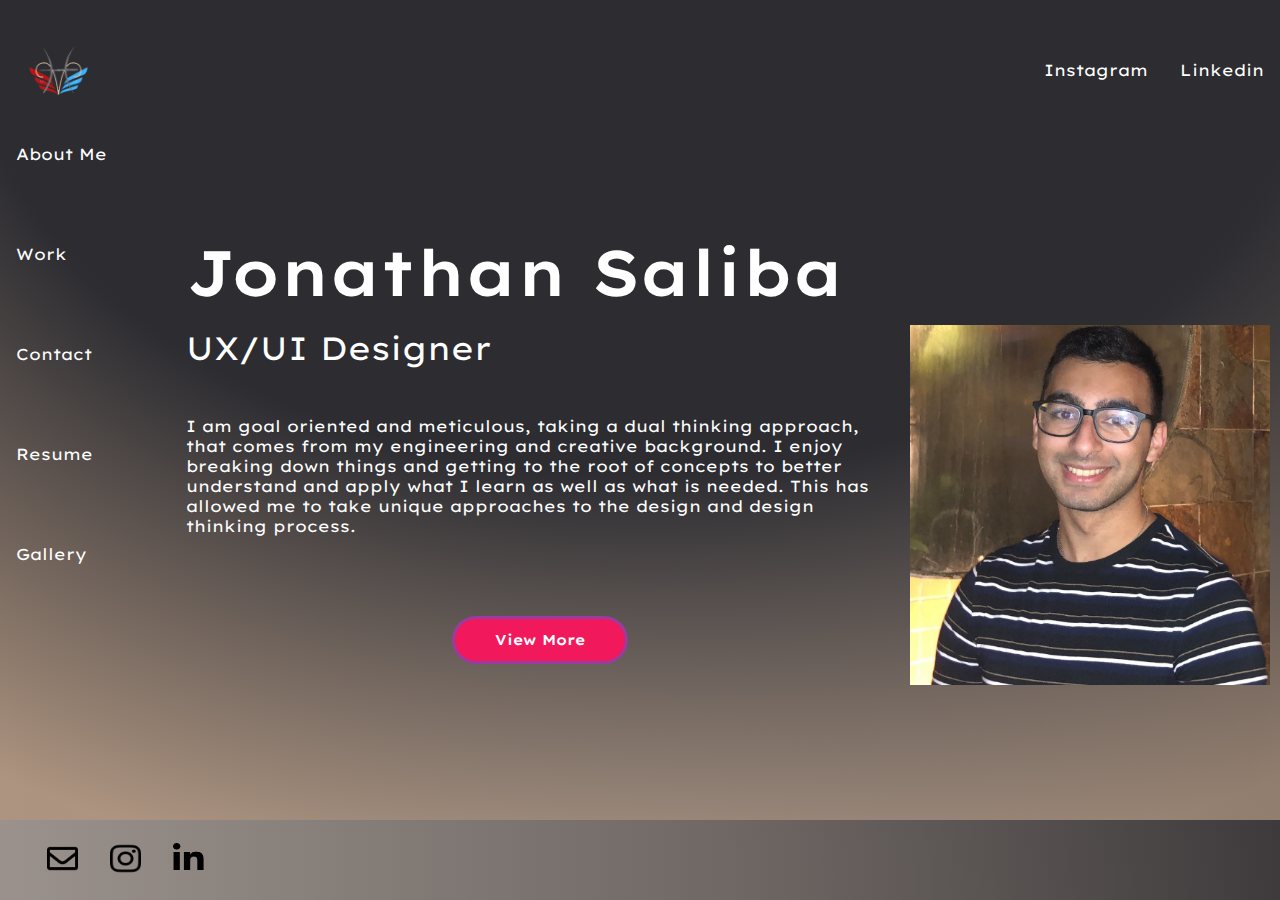
<file: index.html>
<!DOCTYPE html>
<html>
    <head>
        <title>Jonathan's Portfolio</title>
        <link rel="stylesheet" href="css/style.css">
        <link rel="stylesheet" href="css/index.css">
        <link rel="preconnect" href="https://fonts.googleapis.com"> 
        <link rel="preconnect" href="https://fonts.gstatic.com" crossorigin> 
        <link href="https://fonts.googleapis.com/css2?family=Lexend+Exa:wght@600&display=swap" rel="stylesheet">

    </head>
    <body class="container fullheightgrow">
        <header class="mainheader">
             <a href="" class="logo">
                    <img src="images/logoT.png">
                </a>
                <div class="horznav">
                    <ul>
                        <li><a href="https://www.instagram.com/raiajms/?hl=en">Instagram</a></li>
                        <li><a href="https://www.linkedin.com/in/jonathan-saliba-5987ba149/">Linkedin</a></li>
                    </ul>
                </div>
        </header>
            <nav class="vertnav">
                    <ul>
                        <li><a href="index.html">About Me</a></li>
                        <li><a href="work.html">Work</a></li>
                        <!-- <li><a href="myskills.html">My Skills</a></li> -->
                        <li><a href="">Contact</a></li>
                        <li><a href="">Resume</a></li>
                        <li><a href="">Gallery</a></li>
                    </ul>
            </nav>
            <section class="hero">
                <div class="aboutme">
                    <h1 class="title">Jonathan Saliba</h1>
                    <span class="subtitle">UX/UI Designer</span>
                    <p>I am goal oriented and meticulous, taking a dual thinking approach, that comes from my engineering and creative background. 

                        I enjoy breaking down things and getting to the root of concepts to better understand and apply what I learn as well as what is needed.
                        
                        This has allowed me to take unique approaches to the design and design thinking process.
                    </p>
                    <a href="" class="btn">View More</a>
                </div>
                <div class="imgwrapper">
                    <div class="heroimg">

                    </div>
                    <!-- <Img src="images/headshot.png"> -->
                        <!-- <p>Key Skills</p> -->
                </div>
            </section>
            <footer class="mainfooter">
                <nav class="footernav">
                    <ul>
                        <li>
                            <a href="mailto:jonathan.saliba@ontariotechu.net" class="sociallink">
                                <img src="images/emaillogo.png">
                            </a>
                        </li>
                        <li>
                            <a href="https://www.instagram.com/raiajms/?hl=en" class="sociallink">
                                <img src="images/instalogo.png">
                            </a>
                            <li>
                                <a href="https://www.linkedin.com/in/jonathan-saliba-5987ba149/" class="sociallink">
                                    <img src="images/linkedinlogo.png">
                                </a>
                            </li>
                        </li>
                    </ul>
                </nav>
            </footer>
    </body>

</html>
</file>
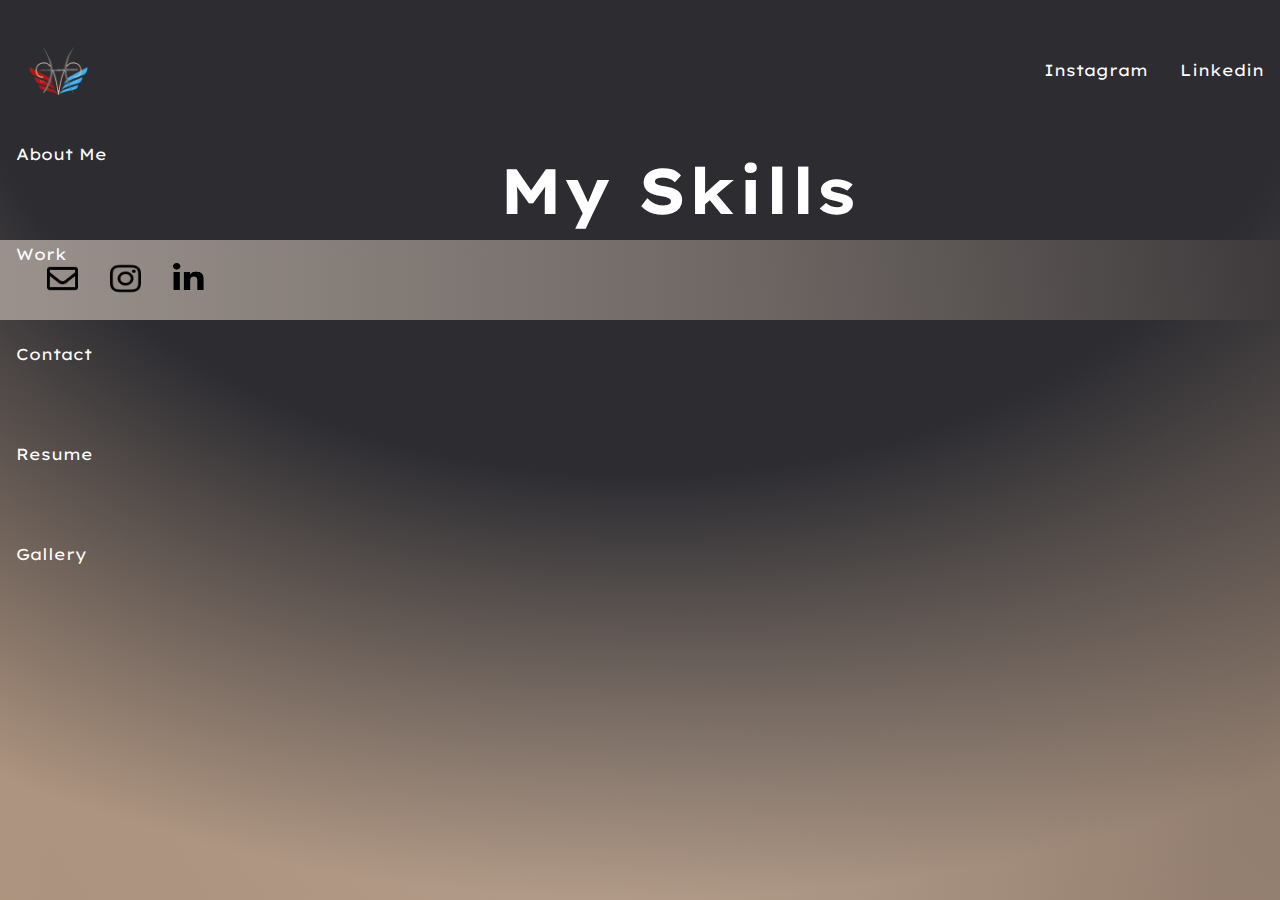
<file: myskills.html>
<html>
    <head>
        <title>Jonathan's Skills</title>
        <link rel="stylesheet" href="css/style.css">
        <link rel="stylesheet" href="css/skills.css">
        <link rel="preconnect" href="https://fonts.googleapis.com"> 
        <link rel="preconnect" href="https://fonts.gstatic.com" crossorigin> 
        <link href="https://fonts.googleapis.com/css2?family=Lexend+Exa:wght@600&display=swap" rel="stylesheet">

    </head>
    <body class="container fullheightgrow">
        <header class="mainheader">
             <a href="" class="logo">
                    <img src="images/logoT.png">
                </a>
                <div class="horznav">
                    <ul>
                        <li><a href="https://www.instagram.com/raiajms/?hl=en">Instagram</a></li>
                        <li><a href="https://www.linkedin.com/in/jonathan-saliba-5987ba149/">Linkedin</a></li>
                    </ul>
                </div>
        </header>
            <nav class="vertnav">
                    <ul>
                        <li><a href="index.html">About Me</a></li>
                        <li><a href="work.html">Work</a></li>
                        <!-- <li><a href="myskills.html">My Skills</a></li> -->
                        <li><a href="">Contact</a></li>
                        <li><a href="">Resume</a></li>
                        <li><a href="">Gallery</a></li>
                    </ul>
            </nav>
            <section class="mySkills">
                <h1>My Skills</h1>
            </section>
            <footer class="mainfooter">
                <nav class="footernav">
                    <ul>
                        <li>
                            <a href="mailto:jonathan.saliba@ontariotechu.net" class="sociallink">
                                <img src="images/emaillogo.png">
                            </a>
                        </li>
                        <li>
                            <a href="https://www.instagram.com/raiajms/?hl=en" class="sociallink">
                                <img src="images/instalogo.png">
                            </a>
                            <li>
                                <a href="https://www.linkedin.com/in/jonathan-saliba-5987ba149/" class="sociallink">
                                    <img src="images/linkedinlogo.png">
                                </a>
                            </li>
                        </li>
                    </ul>
                </nav>
            </footer>
        </body>
    </html>
</file>
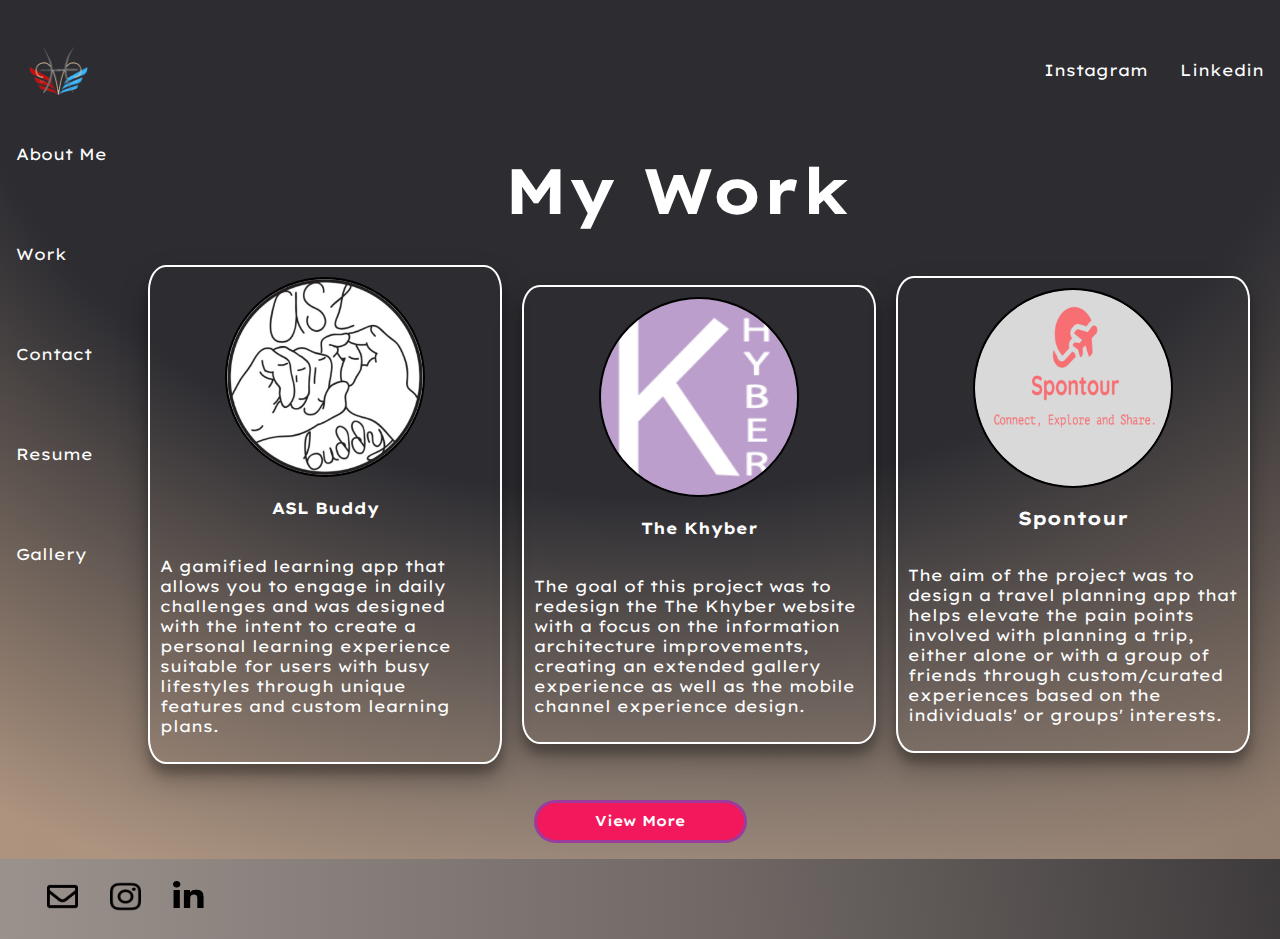
<file: work.html>
<html>
    <head>
        <title>Jonathan's Work</title>
        <link rel="stylesheet" href="css/style.css">
        <link rel="stylesheet" href="css/work.css">
        <link rel="preconnect" href="https://fonts.googleapis.com"> 
        <link rel="preconnect" href="https://fonts.gstatic.com" crossorigin> 
        <link href="https://fonts.googleapis.com/css2?family=Lexend+Exa:wght@600&display=swap" rel="stylesheet">

    </head>
    <body class="container fullheightgrow">
        <header class="mainheader">
             <a href="" class="logo">
                    <img src="images/logoT.png">
                </a>
                <div class="horznav">
                    <ul>
                        <li><a href="https://www.instagram.com/raiajms/?hl=en">Instagram</a></li>
                        <li><a href="https://www.linkedin.com/in/jonathan-saliba-5987ba149/">Linkedin</a></li>
                    </ul>
                </div>
        </header>
            <nav class="vertnav">
                    <ul>
                        <li><a href="index.html">About Me</a></li>
                        <li><a href="Work.html">Work</a></li>
                        <!-- <li><a href="myskills.html">My Skills</a></li> -->
                        <li><a href="">Contact</a></li>
                        <li><a href="">Resume</a></li>
                        <li><a href="">Gallery</a></li>
                    </ul>
            </nav>
        <section class="myWork">
            <h1>My Work</h1>
            <div class="workflex">
                <div class="flexItem">
                    <img class="CSlogo" src="images/ASLBuddyLogo.png">
                    <h4>ASL Buddy</h4>
                    <p>A gamified learning app that allows you to engage in daily challenges and was designed with the intent to create a personal learning experience suitable for users with busy lifestyles through unique features and custom learning plans.</p>
                    <!-- <button>View Project</button> -->
                </div>

                <div class="flexItem">
                    <img class="CSlogo" src="images/Khyberlogo.png">
                    <h4>The Khyber</h4>
                    <p>The goal of this project was to redesign the The Khyber website with a focus on the information architecture improvements, creating an extended gallery experience as well as the mobile channel experience design.</p>
                    <!-- <button>View Project</button> -->
                </div>

                <div class="flexItem">
                    <img class="CSlogo" src="images/SpontourLogo.png">
                    <h3>Spontour</h3>
                    <p>The aim of the project was to design a travel planning app that helps elevate the pain points involved with planning a trip, either alone or with a group of friends through custom/curated experiences based on the individuals' or groups' interests. </p>
                    <!-- <button>View Project</button> -->
                </div>
                <!-- <a href="" class="Workbtn">View More</a> -->
            </div>
            <a href="" class="Workbtn">View More</a>
        </section>
        <footer class="mainfooter">
            <nav class="footernav">
                <ul>
                    <li>
                        <a href="mailto:jonathan.saliba@ontariotechu.net" class="sociallink">
                            <img src="images/emaillogo.png">
                        </a>
                    </li>
                    <li>
                        <a href="https://www.instagram.com/raiajms/?hl=en" class="sociallink">
                            <img src="images/instalogo.png">
                        </a>
                        <li>
                            <a href="https://www.linkedin.com/in/jonathan-saliba-5987ba149/" class="sociallink">
                                <img src="images/linkedinlogo.png">
                            </a>
                        </li>
                    </li>
                </ul>
            </nav>
        </footer>
    </body>
</html>
</file>
<file: css/style.css>
*, *::before, *::after {
    box-sizing: border-box;
}
body {
    padding:0;
    margin: 0;
    background: 
    radial-gradient(100% 100% at 50% 0%, #2C2C31 52.58%, rgba(0, 0, 0, 0) 99.94%), 
    conic-gradient(from 90.04deg at 12.53% 0%, rgba(217, 183, 154, 0.5) 0deg, #D9B79A 203.22deg, rgba(217, 183, 154, 0.5) 360deg), 
    radial-gradient(50% 118.54% at 50% 50%, rgba(233, 228, 224, 0.5) 0%, rgba(233, 228, 224, 0) 100%), 
    linear-gradient(180deg, #2C2C31 0%, #2C2C31 100%), #FFFFFF;
    font-family: 'Lexend Exa', sans-serif;
    color: white;
    min-height: 100vh;
}
.container {
    max-width: 1512px;
    margin: 0 auto;
    padding:0 auto;
}

.fullheightgrow {
    display: flex;
    flex-direction: column;
}

.logo {
    display: flex;
    justify-content: flex-start;
    width: 122px;
    height: 116.93px;
}

.horznav ul {
    display: flex;
    margin:0;
    padding: 0;
    list-style: none;
}

.horznav a {
    color: inherit;
    text-decoration: none;
    padding: 1rem;
}

.horznav a:hover {
    color: #ED2C3B;
}

.mainheader {
     display: flex;
     justify-content: space-between;
     align-items: center;
     height: 140px;
}

.vertnav ul {
    margin:0;
    padding: 0;
    list-style: none;
}

.vertnav a {
    color: inherit;
    text-decoration: none;
    padding: 1rem;
    display: block;
    margin: 3rem 0;
}

.vertnav a:hover {
    color: #ED2C3B;
}

.vertnav {
    height: 100%;
    width: 190px;
    position: absolute;
    top: 0;
    left: 0;
    height: 100%;
    padding-top: 80px;
}

.hero{
    margin-left: 160px;
    padding: 0px 10px;
}

.title {
    font-weight: 600;
    font-size: 4em;
    margin-bottom: 1rem;
    margin-top: 0;
}

.subtitle {
    font: 600;
    font-size: 2em;
    margin-bottom: 2rem;
}

.btn {
    color: white;
    background-color: #F1185B;
    padding: .75rem 2.5rem;
    border-radius: 35px;
    border: 3px solid rgba(73, 95, 223, 0.51);
    text-decoration: none;
    font-weight: 600;
    font-size: 0.9rem;
    margin: 0 auto;
}

.footernav {
    display: flex;
    justify-content: space-between;
    align-items: center;
}

.footernav a{
    margin: 1rem;
}

.footernav img {
    height: 31px;
    width: 31px;
}

.footernav ul {
    display: flex;
    margin: 31px;
    padding: 0;
    list-style: none;
    align-items: center;
}

.mainfooter {
    display: flex;
    justify-content: space-between;
    height: 80px;
    background: linear-gradient(67.13deg, rgba(217, 183, 154, 0.2) 56.45%, rgba(217, 183, 154, 0.1) 100%), linear-gradient(90deg, rgba(233, 228, 224, 0.5) 0%, rgba(233, 228, 224, 0) 100%), linear-gradient(180deg, #2C2C31 0%, #2C2C31 100%), #FFFFFF;;
}
</file>
<file: css/index.css>
.hero{
    display: flex;
    align-items: stretch;
    justify-content: space-between;
    flex-grow: 1;
}

.hero .imgwrapper{
    flex-grow: 1;
    flex-direction: column;
    display: flex;
    align-items: stretch;
    justify-content: flex-end;
}

.hero .heroimg{
    background-image: url(../images/headshot.png);
    flex-grow: 1;
    /* max-height: 253px;
    min-width: 253px; */
    max-height: 70vh;
    min-width: 40vh;
    background-size: contain;
    background-repeat: no-repeat;
    background-position: center right;

}

.hero .aboutme{
    display: flex;
    flex-direction: column;
    align-items: flex-start;
    margin: 1rem;
    align-self: center;
}

.hero .btn{
    display: flex;
    flex-direction: column;
    align-items: center;
    margin: 4rem;
    align-self: center;
}
</file>
<file: css/skills.css>
*, *::before, *::after {
    box-sizing: border-box;
}
.mySkills h1 {
    display: flex;
    justify-content: center;
    align-items:center;
    font-size: 64px;
    margin: 5px;
    padding: 5px;
    margin-left: 5rem;
}
</file>
<file: css/work.css>
*, *::before, *::after {
    box-sizing: border-box;
}
.mywork h1 {
    display: flex;
    justify-content: center;
    align-items:center;
    font-size: 64px;
    margin: 5px;
    padding: 5px;
    margin-left: 5rem;
}

.workflex {
display: flex;
margin: 10px;
padding: 10px;
justify-content: center;
align-items: center;
margin-left: 8rem;
}

.CSlogo { 
    display: flex;
    width: 200px;
    height: 200px;
    border-radius: 50%;
}

.flexitem {
    display: flex;
    flex-direction: column;
    width: 33%;
    margin:10px;
    padding: 10px;
    align-items: center;
    border: 2px solid;
    border-radius: 5%;
    box-shadow: rgba(0, 0, 0, 0.25) 0px 14px 28px, rgba(0, 0, 0, 0.22) 0px 10px 10px;
}

.flexitem img {
    border: 2px solid black;
}

.Workbtn {
    color: white;
    background-color: #F1185B;
    padding: .75rem 2.5rem;
    border-radius: 35px;
    border: 3px solid rgba(73, 95, 223, 0.51);
    text-decoration: none;
    font-weight: 600;
    font-size: 0.9rem;
    margin: 0 auto;
    width: 213px;
    height: 43px;
}

.mywork .Workbtn{
    display: flex;
    flex-direction: column;
    align-items: center;
    justify-content: center;
    margin: 0 auto;
    margin-bottom: 1rem;
    margin-top: 1rem;
}


@media only screen and (max-width: 600px) {
    .workflex {
        flex-direction: column;
        justify-content: center;
        align-items: center;
        width: 100%;
    }

    .myWork h1 {
        flex-direction: column;
        font-size: 30px;
        align-items:center;
        justify-content:center;
        margin: 0 auto;
    }
    
}
</file>
